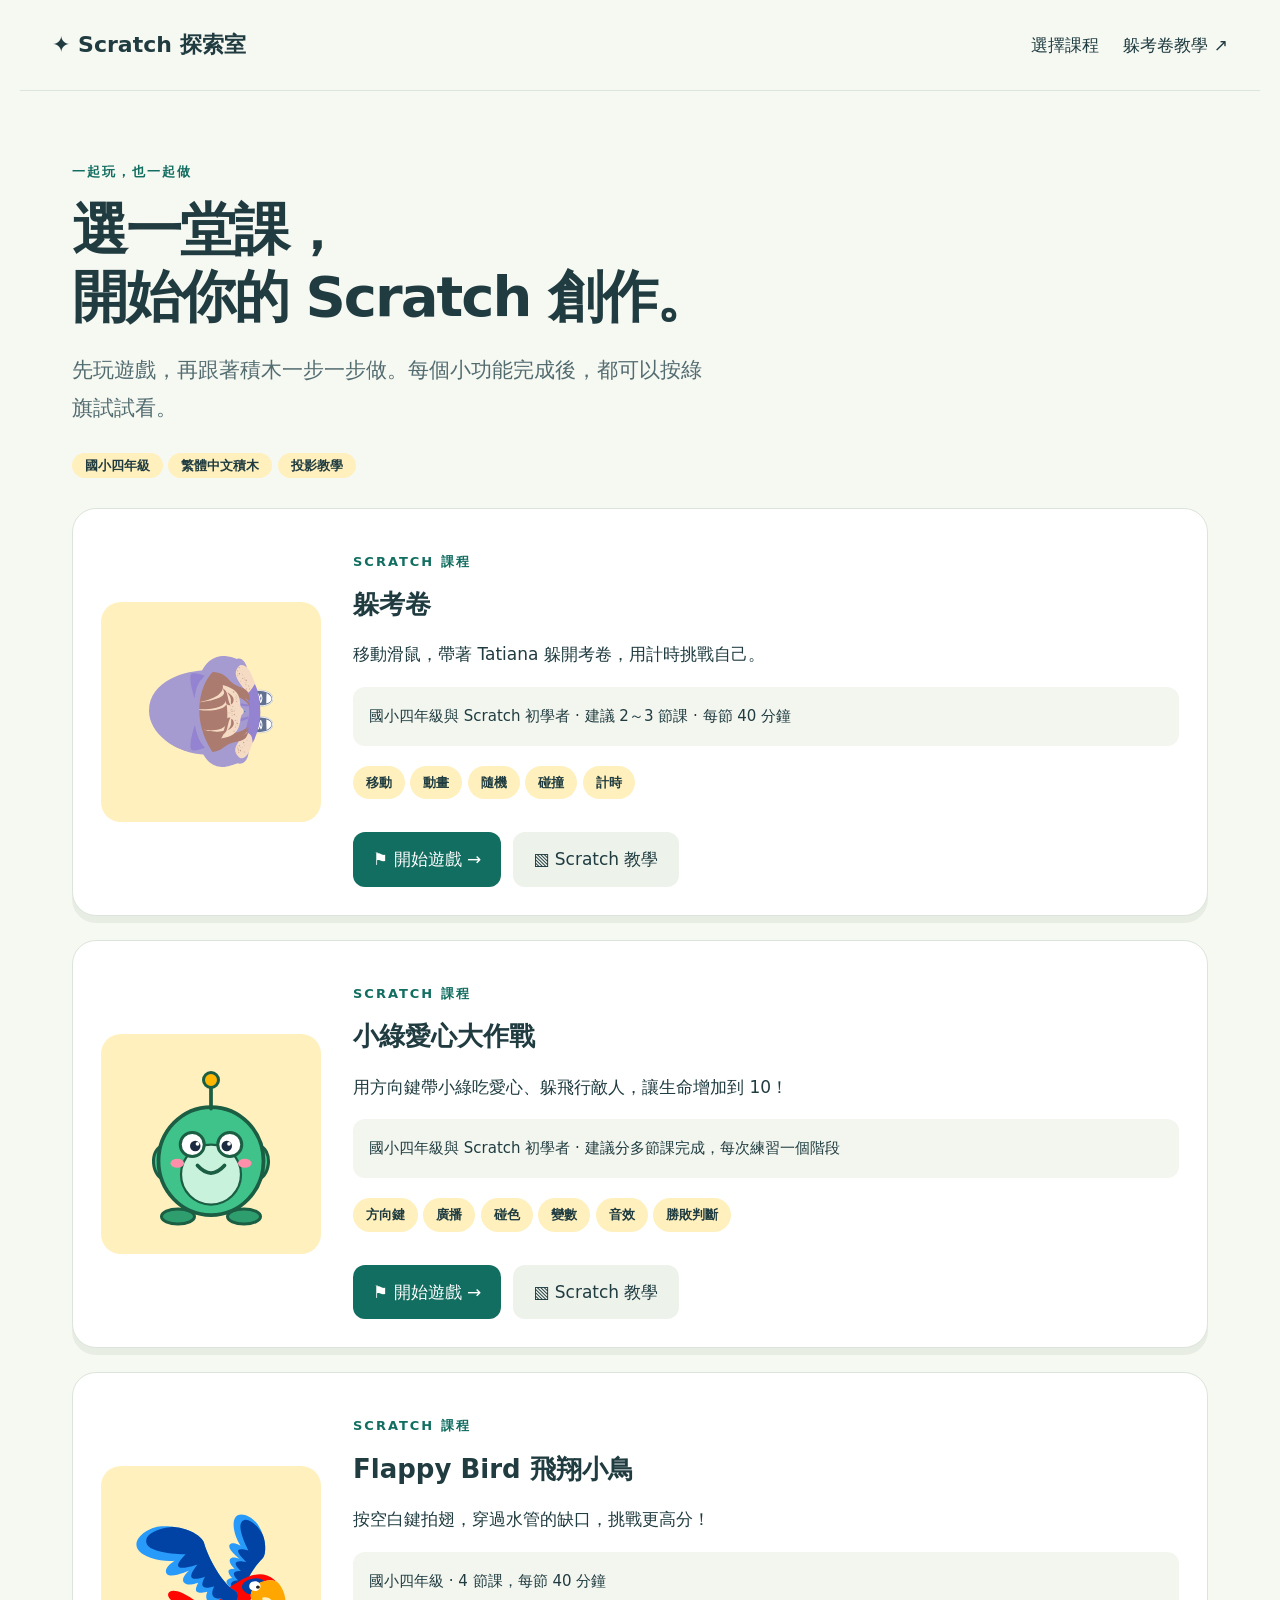
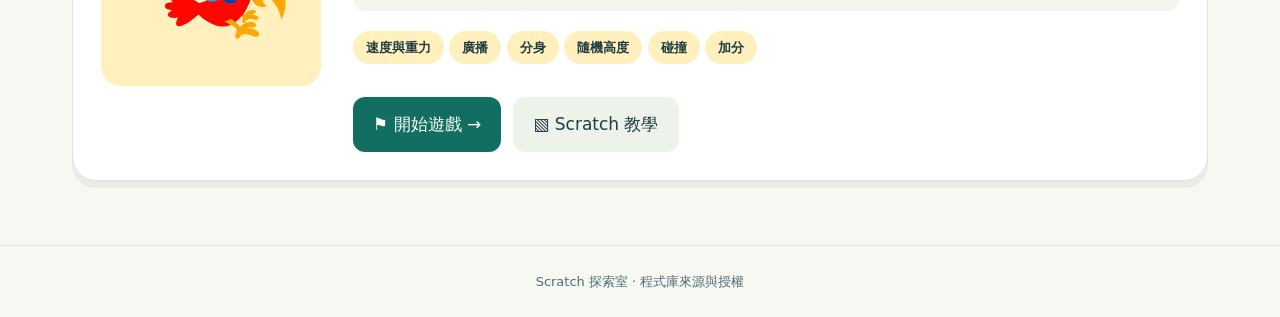
<file: index.html>
<!doctype html><html lang="zh-Hant"><head><meta charset="utf-8"><meta name="robots" content="noindex"><meta name="viewport" content="width=device-width,initial-scale=1"><title>Scratch 探索室｜課程列表</title><link rel="stylesheet" href="shared/site.css"></head><body><header><a class="brand" href="./">✦ Scratch 探索室</a><nav><a href="#courses">選擇課程</a><a href="tutorial.html">躲考卷教學 ↗</a></nav></header><main><section class="catalog-intro"><p class="eyebrow">一起玩，也一起做</p><h1>選一堂課，<br>開始你的 Scratch 創作。</h1><p class="lead">先玩遊戲，再跟著積木一步一步做。每個小功能完成後，都可以按綠旗試試看。</p><span class="tag">國小四年級</span> <span class="tag">繁體中文積木</span> <span class="tag">投影教學</span></section><section id="courses" aria-label="課程列表" class="course-list"><p role="status">正在載入課程…</p></section></main><footer>Scratch 探索室 · <a href="third-party.html">程式庫來源與授權</a></footer><script type="module" src="shared/catalog.js"></script></body></html>
</file>
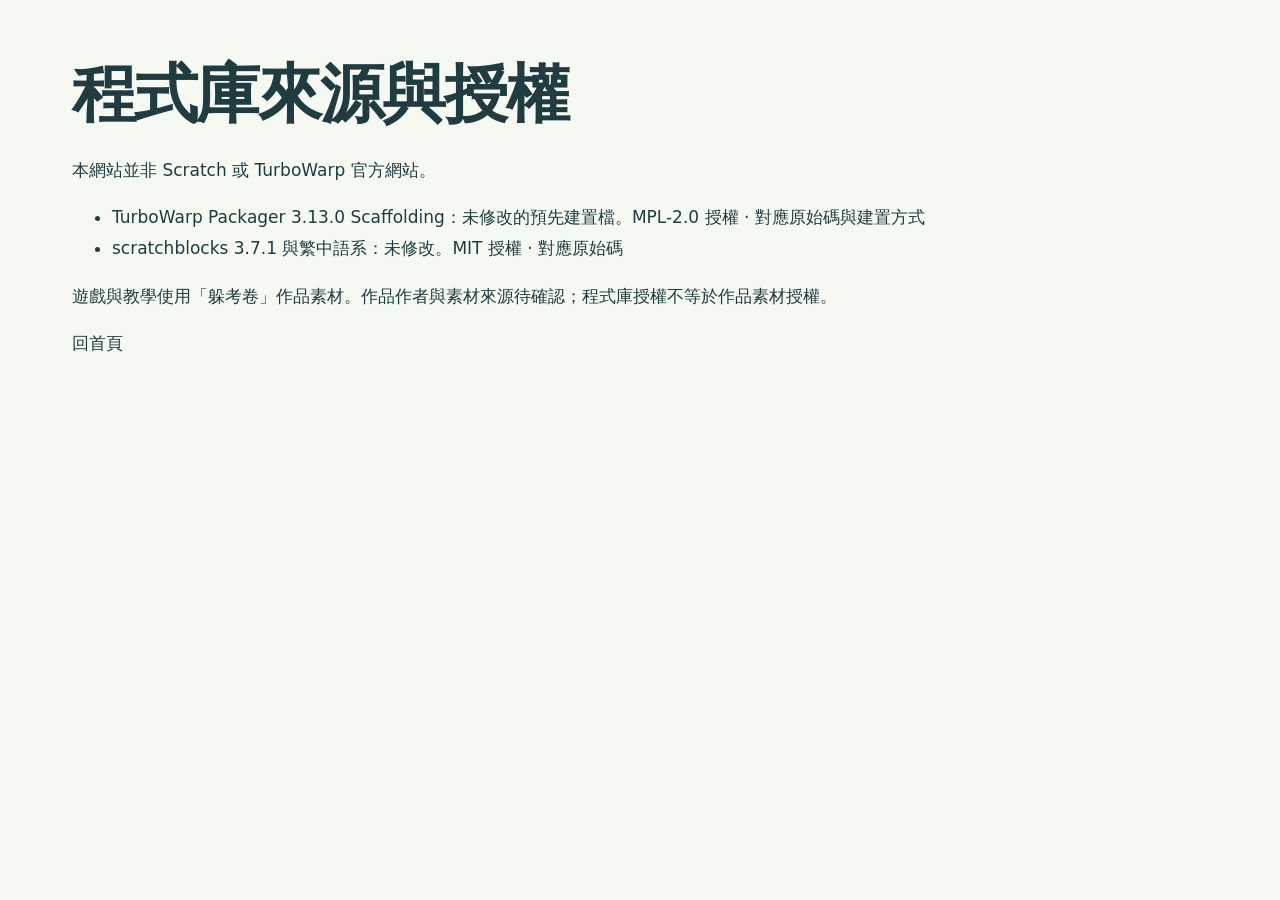
<file: third-party.html>
<!doctype html><html lang="zh-Hant"><meta charset="utf-8"><meta name="robots" content="noindex"><meta name="viewport" content="width=device-width,initial-scale=1"><title>程式庫來源與授權</title><link rel="stylesheet" href="site.css"><body><main><h1>程式庫來源與授權</h1><p>本網站並非 Scratch 或 TurboWarp 官方網站。</p><ul><li>TurboWarp Packager 3.13.0 Scaffolding：未修改的預先建置檔。<a href="vendor/LICENSE-packager.txt">MPL-2.0 授權</a> · <a href="https://github.com/TurboWarp/packager/tree/v3.13.0">對應原始碼與建置方式</a></li><li>scratchblocks 3.7.1 與繁中語系：未修改。<a href="vendor/LICENSE-scratchblocks.txt">MIT 授權</a> · <a href="https://github.com/scratchblocks/scratchblocks/tree/v3.7.1">對應原始碼</a></li></ul><p>遊戲與教學使用「躲考卷」作品素材。作品作者與素材來源待確認；程式庫授權不等於作品素材授權。</p><p><a href="./">回首頁</a></p></main></body></html>
</file>
<file: shared/site.css>
:root{--ink:#203c40;--muted:#536c70;--paper:#f6f8f2;--teal:#126e61;--yellow:#f7cc59;--border:#dce5dc}*{box-sizing:border-box}body{margin:0;background:var(--paper);color:var(--ink);font:17px/1.8 "Microsoft JhengHei",system-ui,sans-serif}a{color:inherit;text-decoration:none}a:hover{text-decoration:underline}header{max-width:1240px;margin:auto;padding:25px 32px;display:flex;align-items:center;justify-content:space-between;border-bottom:1px solid var(--border);gap:20px}.brand{font-weight:900;font-size:22px}nav{display:flex;gap:24px}main{max-width:1200px;margin:auto;padding:44px 32px 64px}h1{font-size:clamp(34px,5vw,64px);line-height:1.2;letter-spacing:-2px;margin:12px 0 22px}h2{font-size:26px;line-height:1.4}h3{font-size:21px}.lead{color:var(--muted);font-size:21px;max-width:650px}.eyebrow{font-size:13px;letter-spacing:2px;font-weight:800;color:var(--teal)}.panel{background:white;border:1px solid var(--border);border-radius:24px;padding:28px;min-width:0;box-shadow:0 7px 0 #e8ede3}.game-layout{display:grid;grid-template-columns:minmax(0,2fr) minmax(260px,1fr);gap:26px;margin-top:32px}.toolbar{display:flex;flex-wrap:wrap;gap:10px;margin-bottom:18px}button,.button{display:inline-block;background:var(--teal);color:white;border:0;border-radius:12px;padding:12px 20px;font:700 16px/1.4 inherit;cursor:pointer}button{font-family:inherit;font-size:16px}button:hover,.button:hover{filter:brightness(.94);text-decoration:none}button:disabled{opacity:.45;cursor:wait}.secondary{background:#edf2eb;color:var(--ink)}:focus-visible{outline:3px solid #ee922a;outline-offset:4px}#project{width:100%;aspect-ratio:4/3;overflow:hidden;background:#eef1ed;border:1px solid var(--border);touch-action:none}#status{font-size:14px;color:var(--muted)}.tag{background:#fff0bd;padding:5px 13px;border-radius:99px;font-size:13px;font-weight:bold}.note{background:#f3f6ef;border-radius:12px;padding:16px;font-size:14px}.text-link{color:var(--teal);font-weight:bold}footer{border-top:1px solid var(--border);padding:24px;text-align:center;color:var(--muted);font-size:13px}.game-panel:fullscreen{background:var(--paper);overflow:auto;display:flex;flex-direction:column;align-items:center}.game-panel:fullscreen #project{max-height:80vh;width:auto;height:75vh;aspect-ratio:4/3}.hero{display:grid;grid-template-columns:1.15fr 1fr;gap:50px;align-items:center;padding:25px 0 45px}.hero h1{font-size:clamp(44px,6vw,76px)}.accent{color:var(--teal)}.actions{display:flex;gap:12px;flex-wrap:wrap;margin:30px 0}.hero-art{background:var(--yellow);border-radius:44px;min-height:370px;position:relative;display:grid;place-items:center;transform:rotate(2deg);overflow:hidden}.hero-art:before{content:'';position:absolute;inset:24px;border:1px dashed #a98329;border-radius:30px}.hero-art img{width:50%;height:220px;z-index:1}.hero-art .exam{position:absolute;width:75px;height:100px;right:35px;top:35px;transform:rotate(15deg)}.art-caption{position:absolute;bottom:25px;font-size:14px;font-weight:bold}.cards{display:grid;grid-template-columns:repeat(3,1fr);gap:20px}.cards h2{font-size:23px}.number{color:var(--teal);font-size:13px;font-weight:bold}.lesson-layout{display:grid;grid-template-columns:230px minmax(0,1fr);gap:30px;margin-top:30px}.step-nav{align-self:start;position:sticky;top:20px;display:grid;gap:6px}.step-nav button{text-align:left;background:transparent;color:var(--muted);padding:10px 14px}.step-nav button[aria-current=step]{background:var(--teal);color:white}.step-card h2{margin-top:8px}.step-card li{margin:10px 0}.block-image{overflow:auto;padding:20px 4px;max-width:100%;min-height:30px}.block-image svg{display:block;max-width:none;height:auto}.check{background:#eaf5e9;border-left:4px solid var(--teal);padding:16px;border-radius:8px}.lesson-controls{display:flex;justify-content:space-between;gap:12px;margin-top:24px}.progress{height:6px;background:#dce6d7;border-radius:6px;margin:15px 0}.progress span{height:100%;display:block;background:var(--teal);transition:width .2s}.lesson-extra{margin-top:45px}details{background:white;border:1px solid var(--border);border-radius:15px;padding:18px 22px;margin:12px 0}summary{cursor:pointer;font-weight:bold}table{border-collapse:collapse;width:100%;font-size:15px}td,th{text-align:left;padding:12px;border-bottom:1px solid var(--border);vertical-align:top}.table-scroll{overflow:auto}.projection header,.projection footer,.projection .intro,.projection .step-nav,.projection .lesson-extra{display:none}.projection main{max-width:1500px;padding-top:20px}.projection .lesson-layout{display:block;margin:0}.projection .step-card{font-size:23px}.projection h2{font-size:36px}.projection .block-image svg{zoom:1.3}.projection .project-button{position:fixed;top:12px;right:18px;z-index:2}.projection .lesson-controls{position:sticky;bottom:0;background:var(--paper);padding:12px}.project-button{float:right}.materials{display:flex;gap:20px;align-items:center;flex-wrap:wrap}.materials img{max-height:110px;width:100px;object-fit:contain}.sr-only{position:absolute;width:1px;height:1px;overflow:hidden;clip-path:inset(50%)}@media(max-width:800px){header{padding:18px 20px}.brand{font-size:18px}nav{gap:12px;font-size:14px}main{padding:28px 18px 40px}.hero,.game-layout,.lesson-layout{grid-template-columns:1fr}.hero{gap:20px}.hero-art{min-height:300px;transform:none}.cards{grid-template-columns:1fr}.panel{padding:20px}.step-nav{position:static;display:flex;overflow:auto;max-width:100%}.step-nav button{white-space:nowrap}.projection .step-card{font-size:19px}.projection .block-image svg{zoom:1}.project-button{float:none;margin-bottom:16px}.lead{font-size:18px}}@media(prefers-reduced-motion:reduce){*{transition:none!important}}
/* 教學專用樣式；保留既有遊戲排版。 */
.tutorial-page .stage-group{display:grid;gap:4px;min-width:0}
.tutorial-page .stage-title{font-size:14px;font-weight:800;margin:12px 0 2px;color:var(--teal)}
.tutorial-page .step-nav{gap:0;max-height:85vh;overflow-y:auto}
.tutorial-page .step-nav button{font-size:14px;line-height:1.5}
.tutorial-page .role-cue{background:#eaf5e9;border-radius:12px;padding:10px 16px}
.tutorial-page .return-cue,.tutorial-page .new-cue{background:#fff0bd;border-left:4px solid #b87b00;border-radius:8px;padding:10px 14px}
.tutorial-page .new-cue{font-size:15px}
.tutorial-page .test-cue{border:2px solid var(--teal);border-radius:12px;padding:14px}
.tutorial-page .block-image .sb3-comment{fill:#fff0bd;stroke:#b87b00;stroke-width:2px}
.tutorial-page .materials{gap:12px}
.tutorial-page .materials figure{margin:8px;max-width:130px;font-size:14px}
.tutorial-page .step-card{overflow-wrap:anywhere}
@media(max-width:800px){.tutorial-page .step-nav{max-height:none;overflow-y:visible;gap:16px}.tutorial-page .stage-group{flex:0 0 auto}.tutorial-page .stage-title{margin-top:0}.tutorial-page .lesson-controls button{padding:10px 12px}.tutorial-page .lesson-controls{align-items:center}.tutorial-page #counter{white-space:nowrap}}
.tutorial-page .lesson-layout>div{min-width:0}
.projection .session-overview{display:none}.session-overview>.session-plans{margin-bottom:0}.blocks-jump{margin:8px 0}.block-image{scroll-margin-top:20px}.block-image[data-rendered=error]{border:2px solid #b84825;background:#fff1eb;color:#8b3317;padding:18px}
.fit-blocks .block-image svg{max-width:100%;height:auto}.fit-blocks .block-image.actual-size svg{max-width:none}.blocks-size{font-size:14px;padding:8px 12px}
.session-plans{display:grid;grid-template-columns:repeat(3,minmax(0,1fr));gap:16px;margin:28px 0}.session-plan{min-width:0;background:white;border:1px solid var(--border);border-radius:16px;padding:18px}.session-plan h2{font-size:20px;margin-top:0}.session-plan ul{font-size:15px;padding-left:22px}.session-plan .tag{display:inline-block;margin:0}.projection .session-plans{display:none}
.diagram-broadcast{display:grid;grid-template-columns:minmax(0,1fr) minmax(0,1fr);gap:20px;align-items:center}.diagram-sender{display:grid;justify-items:center;gap:8px;background:#fff0bd;border-radius:16px;padding:22px;text-align:center}.diagram-sender>span:first-child{font-size:38px}.diagram-receivers{display:grid;gap:10px}.diagram-receiver{display:flex;gap:14px;align-items:center;border:1px solid var(--border);background:white;border-radius:12px;padding:10px 14px}.diagram-receiver>span{font-size:26px;color:var(--teal)}.diagram-receiver p{font-size:14px;margin:0;color:var(--muted)}
@media(max-width:800px){.session-plans{grid-template-columns:minmax(0,1fr)}}@media(max-width:600px){.diagram-broadcast{grid-template-columns:minmax(0,1fr)}.diagram-receiver>span{transform:rotate(90deg)}}
.tutorial-page .code-insight{background:#f3f6ef;margin:20px 0;padding:16px 20px}
.tutorial-page .code-insight summary{color:var(--teal)}
.tutorial-page .code-insight ul{padding-left:1.4em;margin-bottom:12px}
.tutorial-page .code-insight .insight-example{border-left:3px solid var(--teal);padding-left:14px;margin-bottom:0}
.tutorial-page .lesson-diagram{margin:24px 0;padding:18px;background:#f8faf5;border:1px solid var(--border);border-radius:16px}
.tutorial-page .lesson-diagram h3{font-size:18px;margin:0 0 14px;color:var(--teal)}
.tutorial-page .lesson-diagram figcaption{font-size:15px;margin-top:14px;color:var(--muted)}
.diagram-sequence{display:grid;gap:12px}.diagram-two{grid-template-columns:repeat(2,minmax(0,1fr))}.diagram-three{grid-template-columns:repeat(3,minmax(0,1fr))}
.diagram-panel{min-width:0;border-radius:12px;background:white;padding:12px;border:1px solid var(--border)}
.diagram-panel-title{font-size:15px;font-weight:bold;margin:0 0 10px}.diagram-number{display:inline-grid;place-items:center;width:25px;height:25px;background:#fff0bd;border-radius:50%;color:var(--ink)}
.diagram-stage{display:block;width:100%;height:auto;border-radius:10px;border:1px solid var(--border);font-family:inherit}
.diagram-stage-wrap{position:relative;min-width:0}.diagram-monitor-layout{display:grid;grid-template-columns:160px minmax(0,1fr);align-items:center;gap:16px;max-width:620px;margin:auto}
.diagram-variable-list p{font-size:15px;margin:10px 0}.diagram-variable-list small{display:block;color:var(--muted);padding-left:30px}
.diagram-tick{display:inline-grid;place-items:center;width:20px;height:20px;background:#ff8c1a;color:white;border:1px solid #b45e09;border-radius:4px;font-size:15px;line-height:1;vertical-align:middle}.diagram-tick.is-off{background:white;border-color:var(--muted)}
.diagram-monitor{position:absolute;right:3%;top:4%;display:flex;align-items:center;gap:8px;padding:3px 6px;background:#f1f3f5;border:1px solid #b7bec5;border-radius:6px;font-size:14px;line-height:1.4;font-weight:bold}.diagram-monitor strong{background:#ff8c1a;color:white;border-radius:8px;min-width:30px;text-align:center;padding:0 5px}
.diagram-collision-actors{display:flex;align-items:center;justify-content:center;min-height:125px}.diagram-collision-actors img{width:40%;max-width:72px;height:75px;object-fit:contain}.diagram-collision-actors svg{width:24px;flex-shrink:0;height:42px}
.diagram-values{display:flex;align-items:center;justify-content:center;gap:10px;min-height:125px}.diagram-values span{text-align:center}.diagram-values small{display:block;font-size:14px}.diagram-values strong{display:block;background:#fff0bd;border-radius:12px;min-width:40px;font-size:28px;line-height:1.5}.diagram-values b{font-size:24px;color:var(--teal)}
.diagram-coordinate{font-size:13px;text-align:center;margin:6px 0 0}
.projection .lesson-diagram{max-width:1000px}.projection .lesson-diagram h3{font-size:24px}.projection .lesson-diagram figcaption,.projection .diagram-panel-title{font-size:20px}
@media(max-width:600px){.diagram-two,.diagram-three,.diagram-monitor-layout{grid-template-columns:minmax(0,1fr)}.tutorial-page .lesson-diagram{padding:14px}.diagram-variable-list{display:flex;flex-wrap:wrap;gap:10px 20px}.diagram-variable-list>p:first-child{flex-basis:100%;margin-bottom:0}.diagram-variable-list small{display:inline;padding-left:6px}.diagram-panel .diagram-stage{max-width:360px;margin:auto}.diagram-collision-actors,.diagram-values{min-height:90px}}
@media(max-width:800px){.tutorial-page .lesson-layout{grid-template-columns:minmax(0,1fr)}}
/* 課程列表共用排版 */
.keyboard-controls{width:100%;margin-top:12px}.keyboard-controls p{font-size:14px}.key-pad{display:grid;grid-template-columns:repeat(3,minmax(0,64px));gap:8px;justify-content:center}.key-pad button{touch-action:none;user-select:none;min-height:48px;padding:10px}.key-pad .space-key{grid-column:1/-1}.key-pad [data-key=ArrowUp]{grid-column:2}.key-pad [data-key=ArrowLeft]{grid-column:1}
.catalog-intro{padding:12px 0 28px}.catalog-intro h1{font-size:clamp(32px,4.5vw,56px)}.course-list{display:grid;gap:24px}.course-card{display:grid;grid-template-columns:220px minmax(0,1fr);gap:32px;align-items:center}.course-card h2{margin:0}.course-cover{background:#fff0bd;border-radius:20px;min-height:220px;display:grid;place-items:center}.course-cover img{max-width:150px;max-height:180px}.course-card .actions{margin-bottom:0}.course-card .tag{display:inline-block;margin:3px 0}.course-card .note{font-size:15px}.course-list>*,.course-card>div{min-width:0}@media(max-width:600px){.course-card{grid-template-columns:minmax(0,1fr);gap:16px}.course-cover{min-height:150px}.course-cover img{max-height:130px}.catalog-intro{padding-top:0}}

/* Flappy diagrams reuse the source costume geometry; long pipes stay inside the stage. */
.lesson-diagram[data-kind=flappy] .diagram-stage{overflow:hidden}
.lesson-diagram[data-kind=flappy] .diagram-three{grid-template-columns:minmax(0,1fr)}
@media(min-width:1100px){.lesson-diagram[data-kind=flappy] .diagram-three{grid-template-columns:repeat(3,minmax(0,1fr))}}
</file>
<file: site.css>
@import url("./shared/site.css");
</file>
